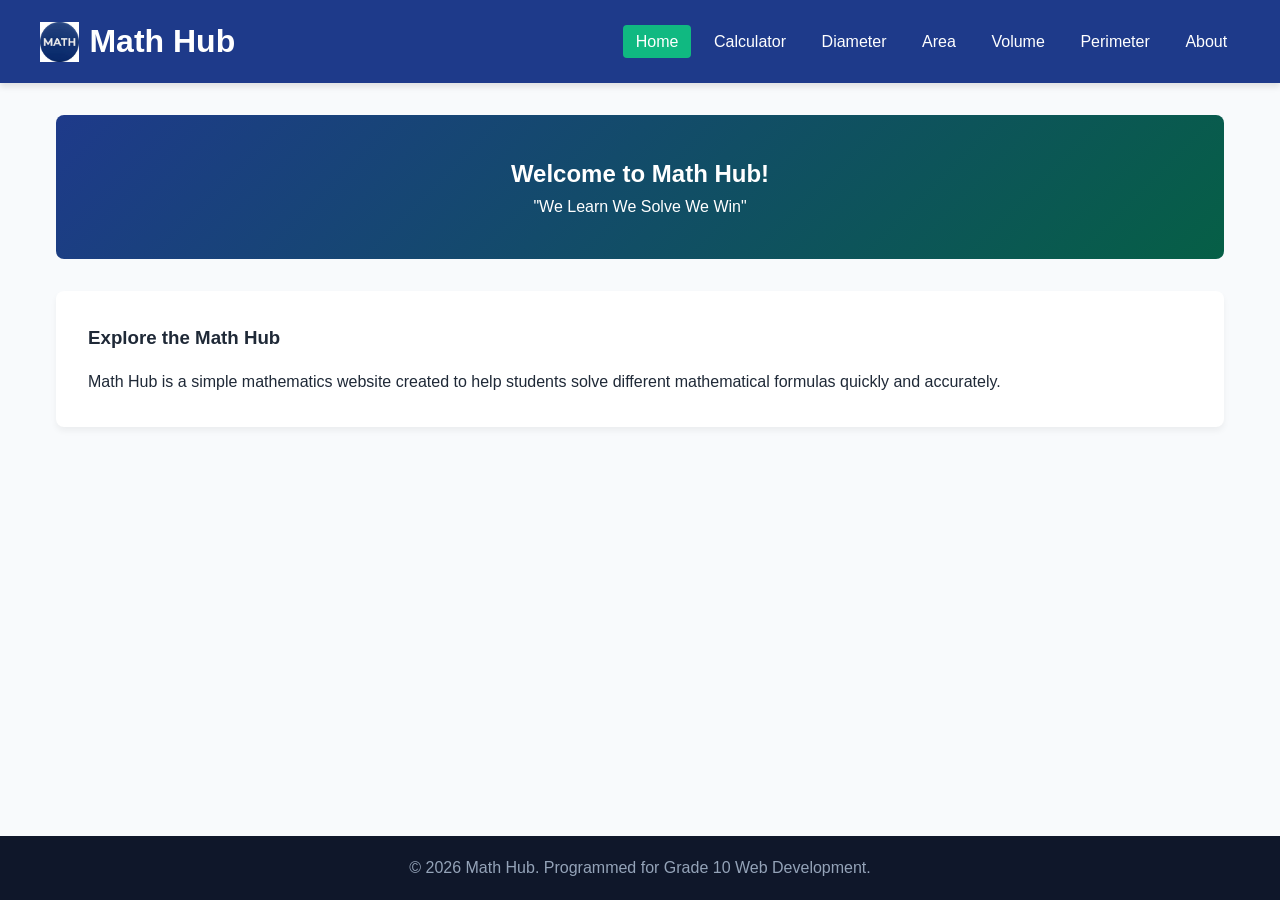
<file: index.html>
<!DOCTYPE html>
<html lang="en">
<head>
    <meta charset="UTF-8">
    <meta name="viewport" content="width=device-width, initial-scale=1.0">
    <title>Math Hub - Home</title>
    <link rel="stylesheet" href="style.css">
</head>
<body>
    <header>
        <div class="nav-container">
            <div class="logo-section">
                <img src="mathhh.jpg" alt="Math Hub Logo">
                <h1>Math Hub</h1>
            </div>
            <nav>
                <ul>
                    <li><a href="index.html" class="active">Home</a></li>
                    <li><a href="calculator.html">Calculator</a></li>
                    <li><a href="diameter.html">Diameter</a></li>
                    <li><a href="area.html">Area</a></li>
                    <li><a href="volume.html">Volume</a></li>
                    <li><a href="perimeter.html">Perimeter</a></li>
                    <li><a href="about.html">About</a></li>
                </ul>
            </nav>
        </div>
    </header>
    <main>
        <section class="banner">
            <h2>Welcome to Math Hub!</h2>
            <p>"We Learn We Solve We Win"</p>
        </section>
        <div style="background: white; padding: 2rem; border-radius: 8px; box-shadow: 0 4px 6px rgba(0,0,0,0.05);">
            <h3>Explore the Math Hub</h3>
            <p style="margin-top: 1rem;">Math Hub is a simple mathematics website created to help students solve different mathematical formulas quickly and accurately.</p>
        </div>
    </main>
    <footer><p>&copy; 2026 Math Hub. Programmed for Grade 10 Web Development.</p></footer>
</body>
</html>
</file>
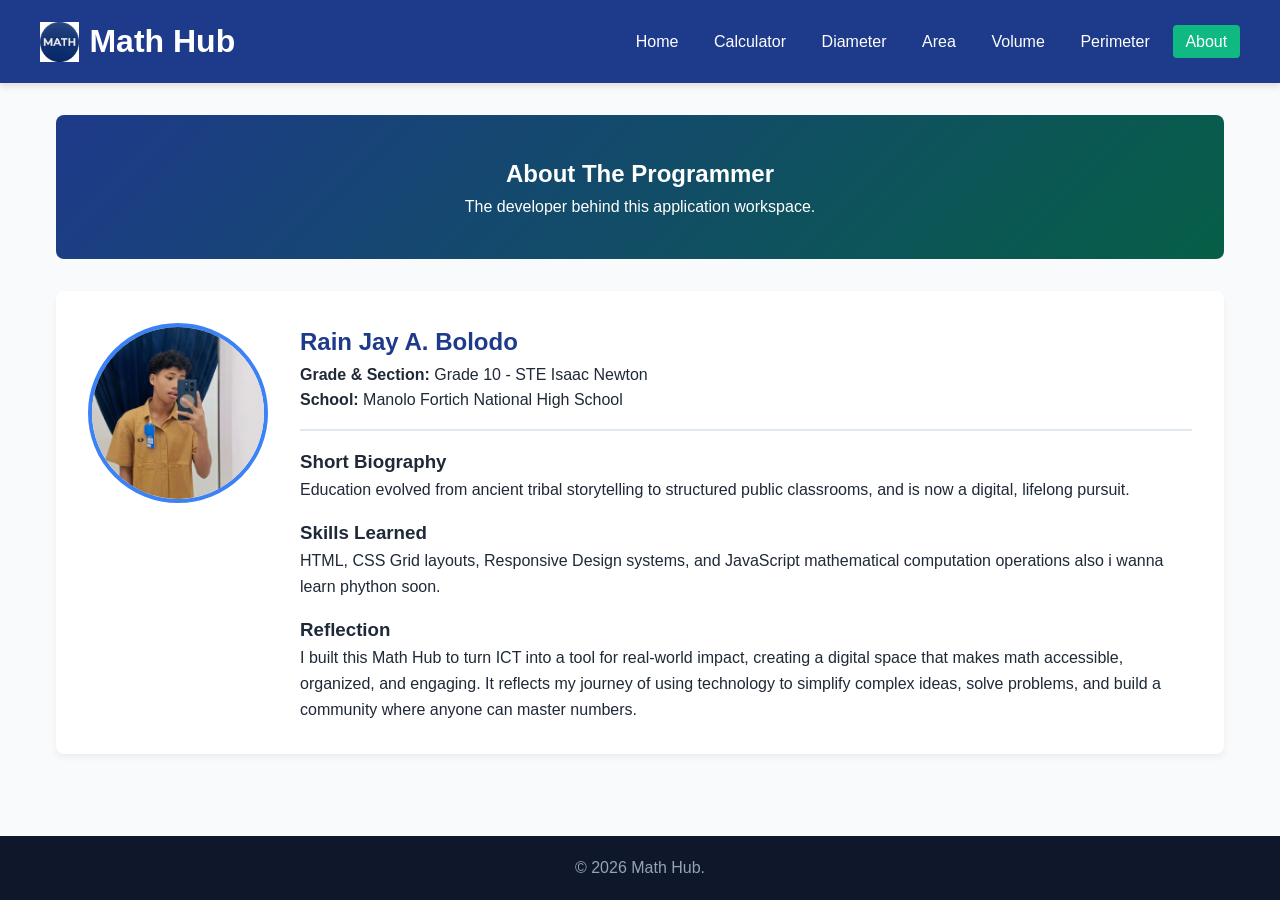
<file: about.html>
<!DOCTYPE html>
<html lang="en">
<head>
    <meta charset="UTF-8">
    <title>Math Hub - About</title>
    <link rel="stylesheet" href="style.css">
</head>
<body>
    <header>
        <div class="nav-container">
            <div class="logo-section"><img src="mathhh.jpg" alt="Logo"><h1>Math Hub</h1></div>
            <nav>
                <ul>
                    <li><a href="index.html">Home</a></li><li><a href="calculator.html">Calculator</a></li><li><a href="diameter.html">Diameter</a></li>
                    <li><a href="area.html">Area</a></li><li><a href="volume.html">Volume</a></li><li><a href="perimeter.html">Perimeter</a></li>
                    <li><a href="about.html" class="active">About</a></li>
                </ul>
            </nav>
        </div>
    </header>
    <main>
        <section class="banner"><h2>About The Programmer</h2><p>The developer behind this application workspace.</p></section>
        <div class="profile-container">
            <img src="polopic.jpg" alt="Programmer Picture" class="profile-img">
            <div style="flex: 1; min-width: 280px;">
                <h2 style="color: var(--primary-blue);">Rain Jay A. Bolodo</h2>
                <p><strong>Grade & Section:</strong> Grade 10 - STE Isaac Newton</p>
                <p><strong>School:</strong> Manolo Fortich National High School</p>
                <hr style="margin: 1rem 0; border: 1px solid #e2e8f0;">
                <h3>Short Biography</h3>
                <p>Education evolved from ancient tribal storytelling to structured public classrooms, and is now a digital, lifelong pursuit.</p>
                <h3 style="margin-top: 1rem;">Skills Learned</h3>
                <p>HTML, CSS Grid layouts, Responsive Design systems, and JavaScript mathematical computation operations also i wanna learn phython soon.</p>
                <h3 style="margin-top: 1rem;">Reflection</h3>
                <p>I built this Math Hub to turn ICT into a tool for real-world impact, creating a digital space that makes math accessible, organized, and engaging. It reflects my journey of using technology to simplify complex ideas, solve problems, and build a community where anyone can master numbers.</p>
            </div>
        </div>
    </main>
    <footer><p>&copy; 2026 Math Hub.</p></footer>
</body>
</html>
</file>
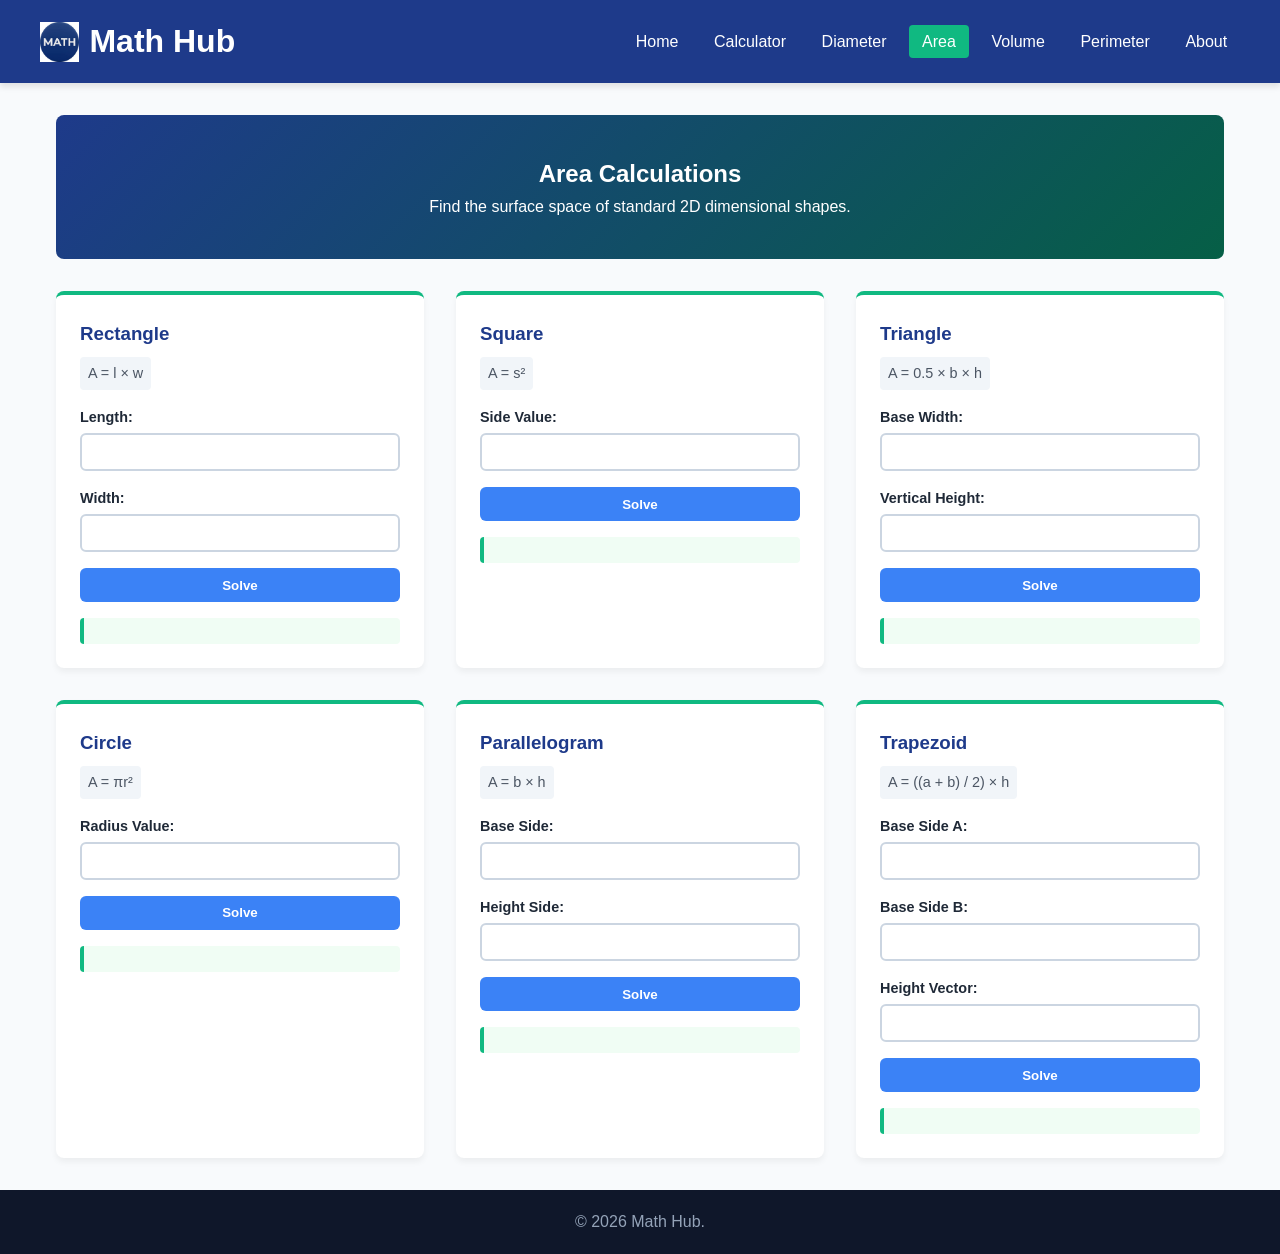
<file: area.html>
<!DOCTYPE html>
<html lang="en">
<head>
    <meta charset="UTF-8">
    <title>Math Hub - Area</title>
    <link rel="stylesheet" href="style.css">
</head>
<body>
    <header>
        <div class="nav-container">
            <div class="logo-section"><img src="mathhh.jpg" alt="Logo"><h1>Math Hub</h1></div>
            <nav>
                <ul>
                    <li><a href="index.html">Home</a></li><li><a href="calculator.html">Calculator</a></li><li><a href="diameter.html">Diameter</a></li>
                    <li><a href="area.html" class="active">Area</a></li><li><a href="volume.html">Volume</a></li><li><a href="perimeter.html">Perimeter</a></li><li><a href="about.html">About</a></li>
                </ul>
            </nav>
        </div>
    </header>
    <main>
        <section class="banner"><h2>Area Calculations</h2><p>Find the surface space of standard 2D dimensional shapes.</p></section>
        <div class="calc-grid">
            <div class="calc-card">
                <h3>Rectangle</h3><div class="formula-text">A = l &times; w</div>
                <div class="form-group"><label>Length:</label><input type="number" id="rect-l"></div>
                <div class="form-group"><label>Width:</label><input type="number" id="rect-w"></div>
                <button onclick="calcAreaRectangle()">Solve</button><div class="output-box" id="rect-out"></div>
            </div>
            <div class="calc-card">
                <h3>Square</h3><div class="formula-text">A = s²</div>
                <div class="form-group"><label>Side Value:</label><input type="number" id="sq-s"></div>
                <button onclick="calcAreaSquare()">Solve</button><div class="output-box" id="sq-out"></div>
            </div>
            <div class="calc-card">
                <h3>Triangle</h3><div class="formula-text">A = 0.5 &times; b &times; h</div>
                <div class="form-group"><label>Base Width:</label><input type="number" id="tri-b"></div>
                <div class="form-group"><label>Vertical Height:</label><input type="number" id="tri-h"></div>
                <button onclick="calcAreaTriangle()">Solve</button><div class="output-box" id="tri-out"></div>
            </div>
            <div class="calc-card">
                <h3>Circle</h3><div class="formula-text">A = &pi;r²</div>
                <div class="form-group"><label>Radius Value:</label><input type="number" id="circ-r"></div>
                <button onclick="calcAreaCircle()">Solve</button><div class="output-box" id="circ-out"></div>
            </div>
            <div class="calc-card">
                <h3>Parallelogram</h3><div class="formula-text">A = b &times; h</div>
                <div class="form-group"><label>Base Side:</label><input type="number" id="para-b"></div>
                <div class="form-group"><label>Height Side:</label><input type="number" id="para-h"></div>
                <button onclick="calcAreaParallelogram()">Solve</button><div class="output-box" id="para-out"></div>
            </div>
            <div class="calc-card">
                <h3>Trapezoid</h3><div class="formula-text">A = ((a + b) / 2) &times; h</div>
                <div class="form-group"><label>Base Side A:</label><input type="number" id="trap-a"></div>
                <div class="form-group"><label>Base Side B:</label><input type="number" id="trap-b"></div>
                <div class="form-group"><label>Height Vector:</label><input type="number" id="trap-h"></div>
                <button onclick="calcAreaTrapezoid()">Solve</button><div class="output-box" id="trap-out"></div>
            </div>
        </div>
    </main>
    <script src="javascript.js"></script>
    <footer><p>&copy; 2026 Math Hub.</p></footer>
</body>
</html>
</file>
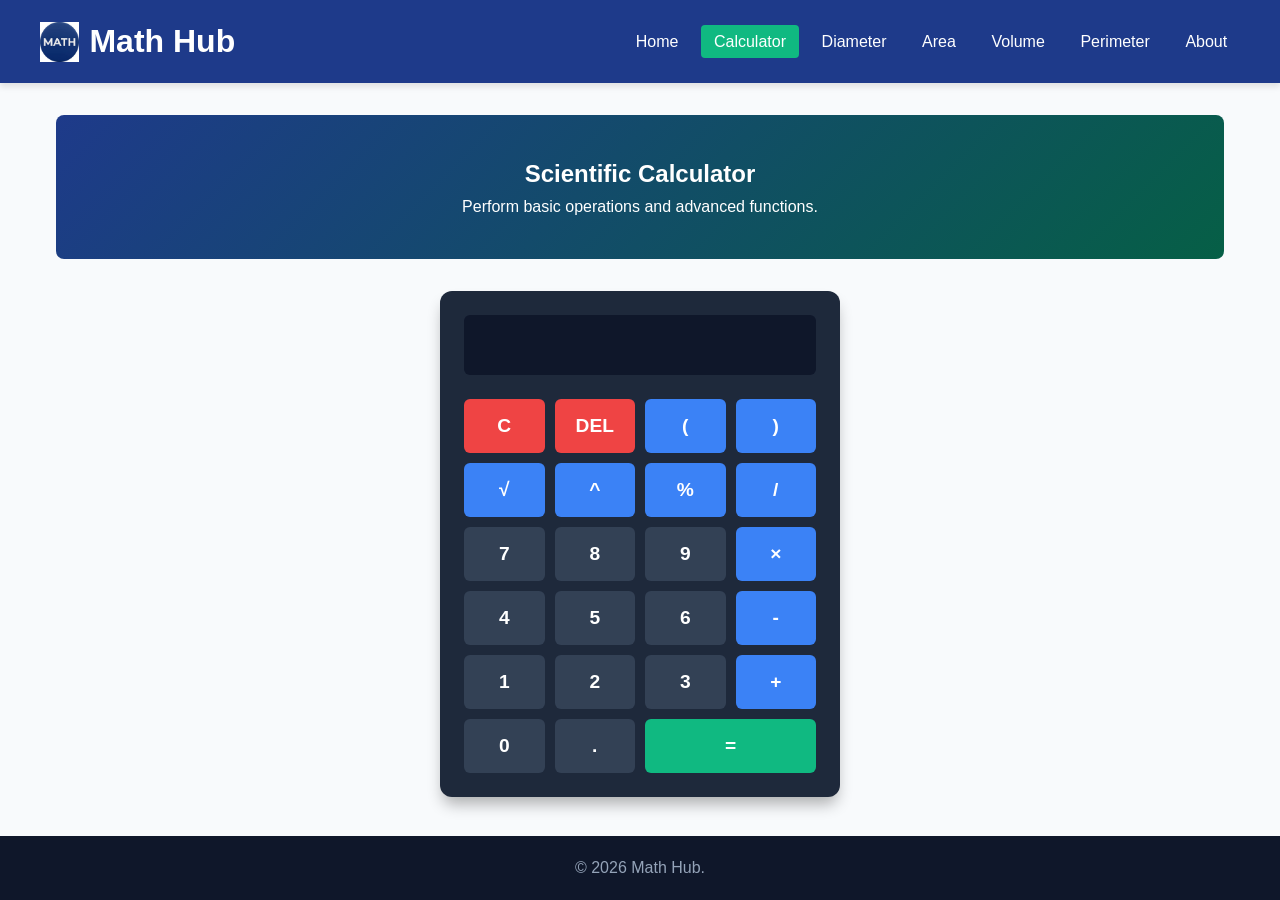
<file: calculator.html>
<!DOCTYPE html>
<html lang="en">
<head>
    <meta charset="UTF-8">
    <meta name="viewport" content="width=device-width, initial-scale=1.0">
    <title>Math Hub - Calculator</title>
    <link rel="stylesheet" href="style.css">
</head>
<body>
    <header>
        <div class="nav-container">
            <div class="logo-section"><img src="mathhh.jpg" alt="Logo"><h1>Math Hub</h1></div>
            <nav>
                <ul>
                    <li><a href="index.html">Home</a></li>
                    <li><a href="calculator.html" class="active">Calculator</a></li>
                    <li><a href="diameter.html">Diameter</a></li>
                    <li><a href="area.html">Area</a></li>
                    <li><a href="volume.html">Volume</a></li>
                    <li><a href="perimeter.html">Perimeter</a></li>
                    <li><a href="about.html">About</a></li>
                </ul>
            </nav>
        </div>
    </header>
    <main>
        <section class="banner"><h2>Scientific Calculator</h2><p>Perform basic operations and advanced functions.</p></section>
        <div class="scicalc-container">
            <input type="text" id="sci-display" readonly>
            <div class="sci-buttons">
                <button class="action" onclick="clearDisplay()">C</button>
                <button class="action" onclick="deleteLast()">DEL</button>
                <button class="operator" onclick="appendValue('(')">(</button>
                <button class="operator" onclick="appendValue(')')">)</button>
                <button class="operator" onclick="appendValue('sqrt(')">&radic;</button>
                <button class="operator" onclick="appendValue('^')">^</button>
                <button class="operator" onclick="appendValue('%')">%</button>
                <button class="operator" onclick="appendValue('/')">/</button>
                <button onclick="appendValue('7')">7</button><button onclick="appendValue('8')">8</button><button onclick="appendValue('9')">9</button>
                <button class="operator" onclick="appendValue('*')">&times;</button>
                <button onclick="appendValue('4')">4</button><button onclick="appendValue('5')">5</button><button onclick="appendValue('6')">6</button>
                <button class="operator" onclick="appendValue('-')">-</button>
                <button onclick="appendValue('1')">1</button><button onclick="appendValue('2')">2</button><button onclick="appendValue('3')">3</button>
                <button class="operator" onclick="appendValue('+')">+</button>
                <button onclick="appendValue('0')">0</button><button onclick="appendValue('.')">.</button>
                <button class="equal" style="grid-column: span 2;" onclick="calculateResult()">=</button>
            </div>
        </div>
    </main>
    <script src="javascript.js"></script>
    <footer><p>&copy; 2026 Math Hub.</p></footer>
</body>
</html>
</file>
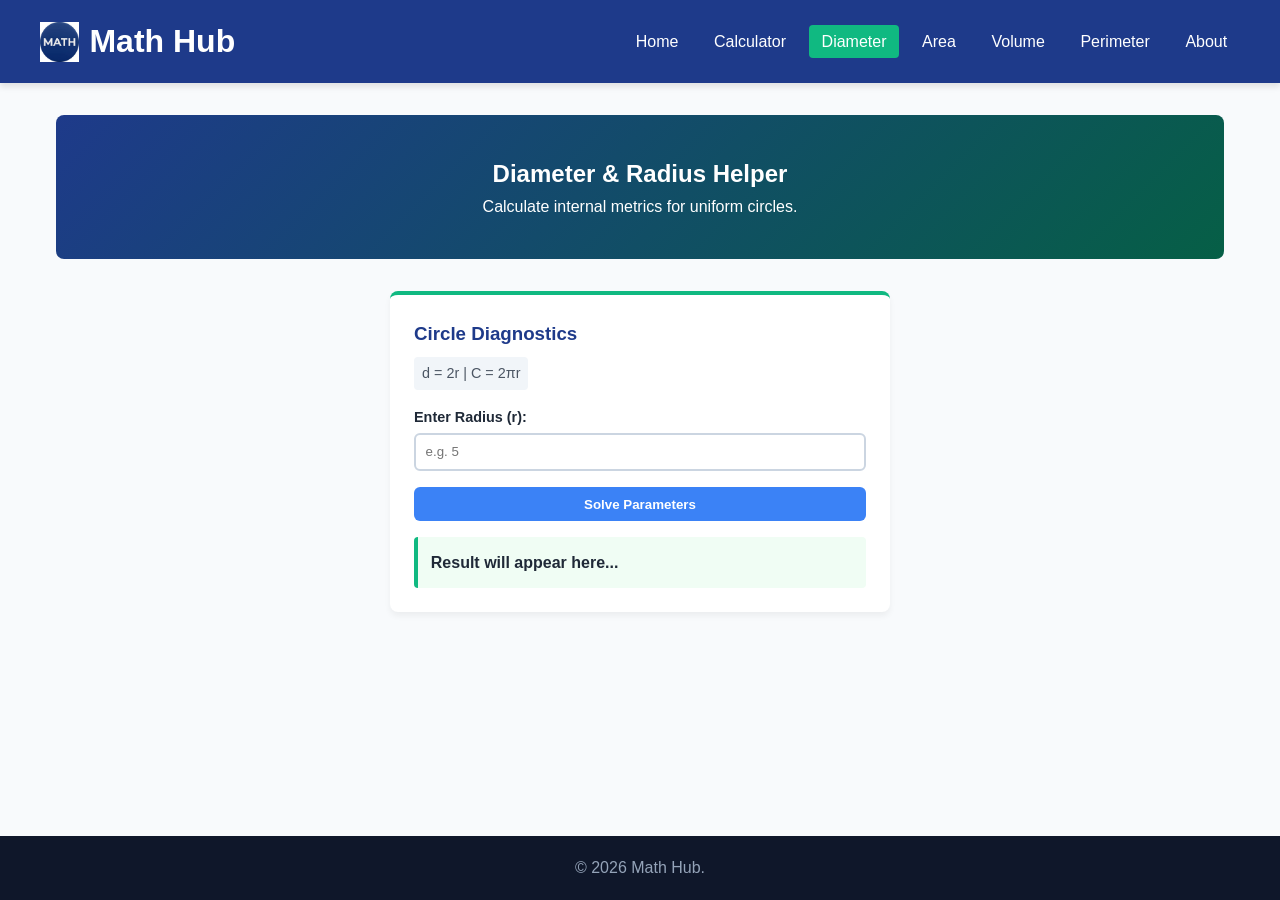
<file: diameter.html>
<!DOCTYPE html>
<html lang="en">
<head>
    <meta charset="UTF-8">
    <title>Math Hub - Diameter</title>
    <link rel="stylesheet" href="style.css">
</head>
<body>
    <header>
        <div class="nav-container">
            <div class="logo-section"><img src="mathhh.jpg" alt="Logo"><h1>Math Hub</h1></div>
            <nav>
                <ul>
                    <li><a href="index.html">Home</a></li>
                    <li><a href="calculator.html">Calculator</a></li>
                    <li><a href="diameter.html" class="active">Diameter</a></li>
                    <li><a href="area.html">Area</a></li>
                    <li><a href="volume.html">Volume</a></li>
                    <li><a href="perimeter.html">Perimeter</a></li>
                    <li><a href="about.html">About</a></li>
                </ul>
            </nav>
        </div>
    </header>
    <main>
        <section class="banner"><h2>Diameter & Radius Helper</h2><p>Calculate internal metrics for uniform circles.</p></section>
        <div class="calc-grid" style="max-width:500px; margin: 0 auto;">
            <div class="calc-card">
                <h3>Circle Diagnostics</h3>
                <div class="formula-text">d = 2r | C = 2&pi;r</div>
                <div class="form-group">
                    <label>Enter Radius (r):</label>
                    <input type="number" id="dia-radius" placeholder="e.g. 5">
                </div>
                <button onclick="calcDiameter()">Solve Parameters</button>
                <div class="output-box" id="dia-out">Result will appear here...</div>
            </div>
        </div>
    </main>
    <script src="javascript.js"></script>
    <footer><p>&copy; 2026 Math Hub.</p></footer>
</body>
</html>
</file>
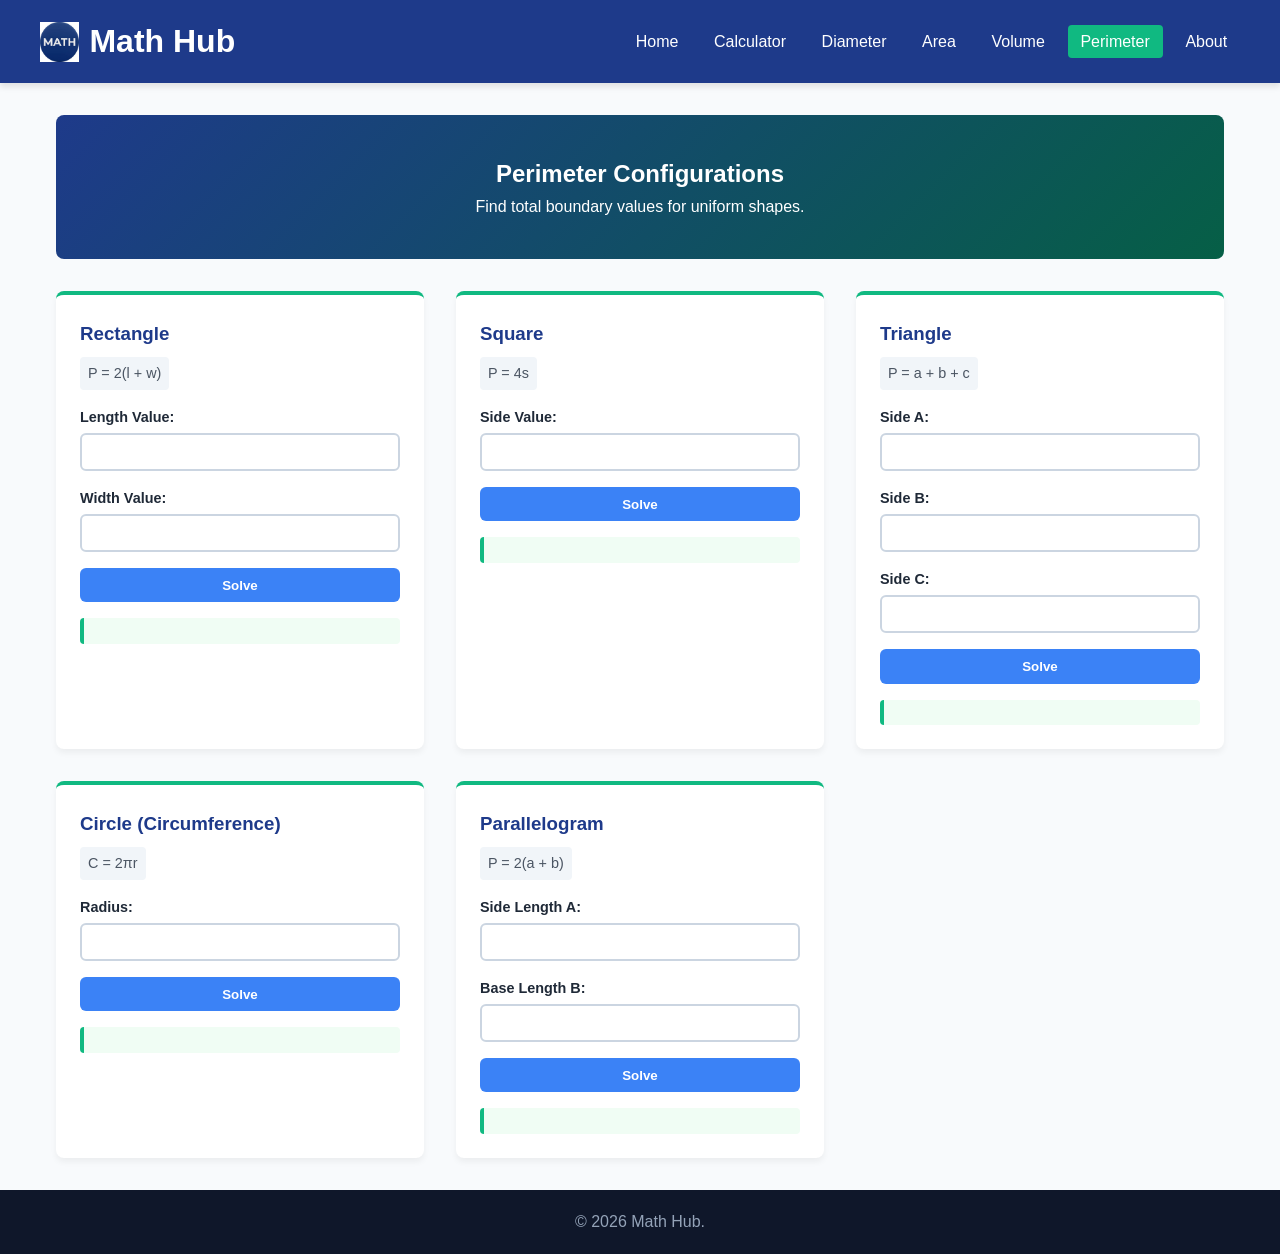
<file: perimeter.html>
<!DOCTYPE html>
<html lang="en">
<head>
    <meta charset="UTF-8">
    <title>Math Hub - Perimeter</title>
    <link rel="stylesheet" href="style.css">
</head>
<body>
    <header>
        <div class="nav-container">
            <div class="logo-section"><img src="mathhh.jpg" alt="Logo"><h1>Math Hub</h1></div>
            <nav>
                <ul>
                    <li><a href="index.html">Home</a></li><li><a href="calculator.html">Calculator</a></li><li><a href="diameter.html">Diameter</a></li>
                    <li><a href="area.html">Area</a></li><li><a href="volume.html">Volume</a></li><li><a href="perimeter.html" class="active">Perimeter</a></li><li><a href="about.html">About</a></li>
                </ul>
            </nav>
        </div>
    </header>
    <main>
        <section class="banner"><h2>Perimeter Configurations</h2><p>Find total boundary values for uniform shapes.</p></section>
        <div class="calc-grid">
            <div class="calc-card">
                <h3>Rectangle</h3><div class="formula-text">P = 2(l + w)</div>
                <div class="form-group"><label>Length Value:</label><input type="number" id="prect-l"></div>
                <div class="form-group"><label>Width Value:</label><input type="number" id="prect-w"></div>
                <button onclick="calcPeriRectangle()">Solve</button><div class="output-box" id="prect-out"></div>
            </div>
            <div class="calc-card">
                <h3>Square</h3><div class="formula-text">P = 4s</div>
                <div class="form-group"><label>Side Value:</label><input type="number" id="psq-s"></div>
                <button onclick="calcPeriSquare()">Solve</button><div class="output-box" id="psq-out"></div>
            </div>
            <div class="calc-card">
                <h3>Triangle</h3><div class="formula-text">P = a + b + c</div>
                <div class="form-group"><label>Side A:</label><input type="number" id="ptri-a"></div>
                <div class="form-group"><label>Side B:</label><input type="number" id="ptri-b"></div>
                <div class="form-group"><label>Side C:</label><input type="number" id="ptri-c"></div>
                <button onclick="calcPeriTriangle()">Solve</button><div class="output-box" id="ptri-out"></div>
            </div>
            <div class="calc-card">
                <h3>Circle (Circumference)</h3><div class="formula-text">C = 2&pi;r</div>
                <div class="form-group"><label>Radius:</label><input type="number" id="pcirc-r"></div>
                <button onclick="calcPeriCircle()">Solve</button><div class="output-box" id="pcirc-out"></div>
            </div>
            <div class="calc-card">
                <h3>Parallelogram</h3><div class="formula-text">P = 2(a + b)</div>
                <div class="form-group"><label>Side Length A:</label><input type="number" id="ppara-a"></div>
                <div class="form-group"><label>Base Length B:</label><input type="number" id="ppara-b"></div>
                <button onclick="calcPeriParallelogram()">Solve</button><div class="output-box" id="ppara-out"></div>
            </div>
        </div>
    </main>
    <script src="javascript.js"></script>
    <footer><p>&copy; 2026 Math Hub.</p></footer>
</body>
</html>
</file>
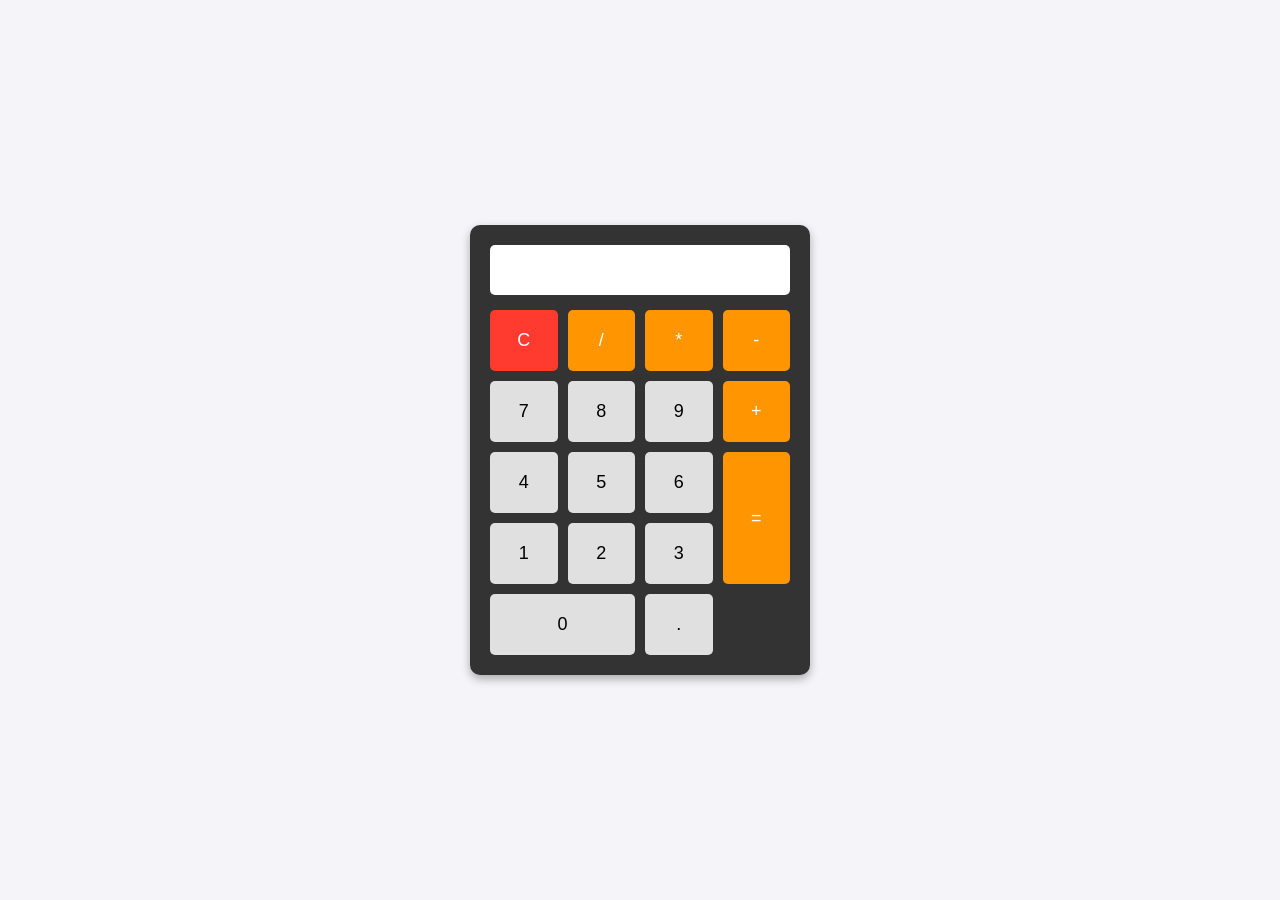
<file: project.html>
<!DOCTYPE html>
<html lang="en">
<head>
    <meta charset="UTF-8">
    <meta name="viewport" content="width=device-width, initial-scale=1.0">
    <title>JS Calculator</title>
    <style>
        body {
            display: flex;
            justify-content: center;
            align-items: center;
            height: 100vh;
            background-color: #f4f4f9;
            font-family: Arial, sans-serif;
            margin: 0;
        }
        .calculator {
            background-color: #333;
            padding: 20px;
            border-radius: 10px;
            box-shadow: 0px 4px 10px rgba(0,0,0,0.3);
            width: 300px;
        }
        #display {
            width: 100%;
            height: 50px;
            background-color: #fff;
            font-size: 24px;
            text-align: right;
            padding: 5px;
            box-sizing: border-box;
            margin-bottom: 15px;
            border: none;
            border-radius: 5px;
        }
        .buttons {
            display: grid;
            grid-template-columns: repeat(4, 1fr);
            gap: 10px;
        }
        button {
            padding: 20px;
            font-size: 18px;
            cursor: pointer;
            border: none;
            border-radius: 5px;
            background-color: #e0e0e0;
            transition: 0.2s;
        }
        button:hover { background-color: #d4d4d4; }
        button.operator { background-color: #ff9500; color: white; }
        button.operator:hover { background-color: #e08500; }
        button.clear { background-color: #ff3b30; color: white; }
        button.clear:hover { background-color: #d32f2f; }
    </style>
</head>
<body>

    <div class="calculator">
        <!-- Display Screen -->
        <input type="text" id="display" readonly>
        
        <!-- Buttons -->
        <div class="buttons">
            <button class="clear" onclick="clearDisplay()">C</button>
            <button onclick="appendValue('/')" class="operator">/</button>
            <button onclick="appendValue('*')" class="operator">*</button>
            <button onclick="appendValue('-')" class="operator">-</button>
            
            <button onclick="appendValue('7')">7</button>
            <button onclick="appendValue('8')">8</button>
            <button onclick="appendValue('9')">9</button>
            <button onclick="appendValue('+')" class="operator">+</button>
            
            <button onclick="appendValue('4')">4</button>
            <button onclick="appendValue('5')">5</button>
            <button onclick="appendValue('6')">6</button>
            <button onclick="calculate()" class="operator" style="grid-row: span 2; height: 100%;">=</button>
            
            <button onclick="appendValue('1')">1</button>
            <button onclick="appendValue('2')">2</button>
            <button onclick="appendValue('3')">3</button>
            
            <button onclick="appendValue('0')" style="grid-column: span 2;">0</button>
            <button onclick="appendValue('.')">.</button>
        </div>
    </div>

    <!-- Link to our JavaScript logic file -->
    <script src="javascript.js"></script>
</body>
</html>
</file>
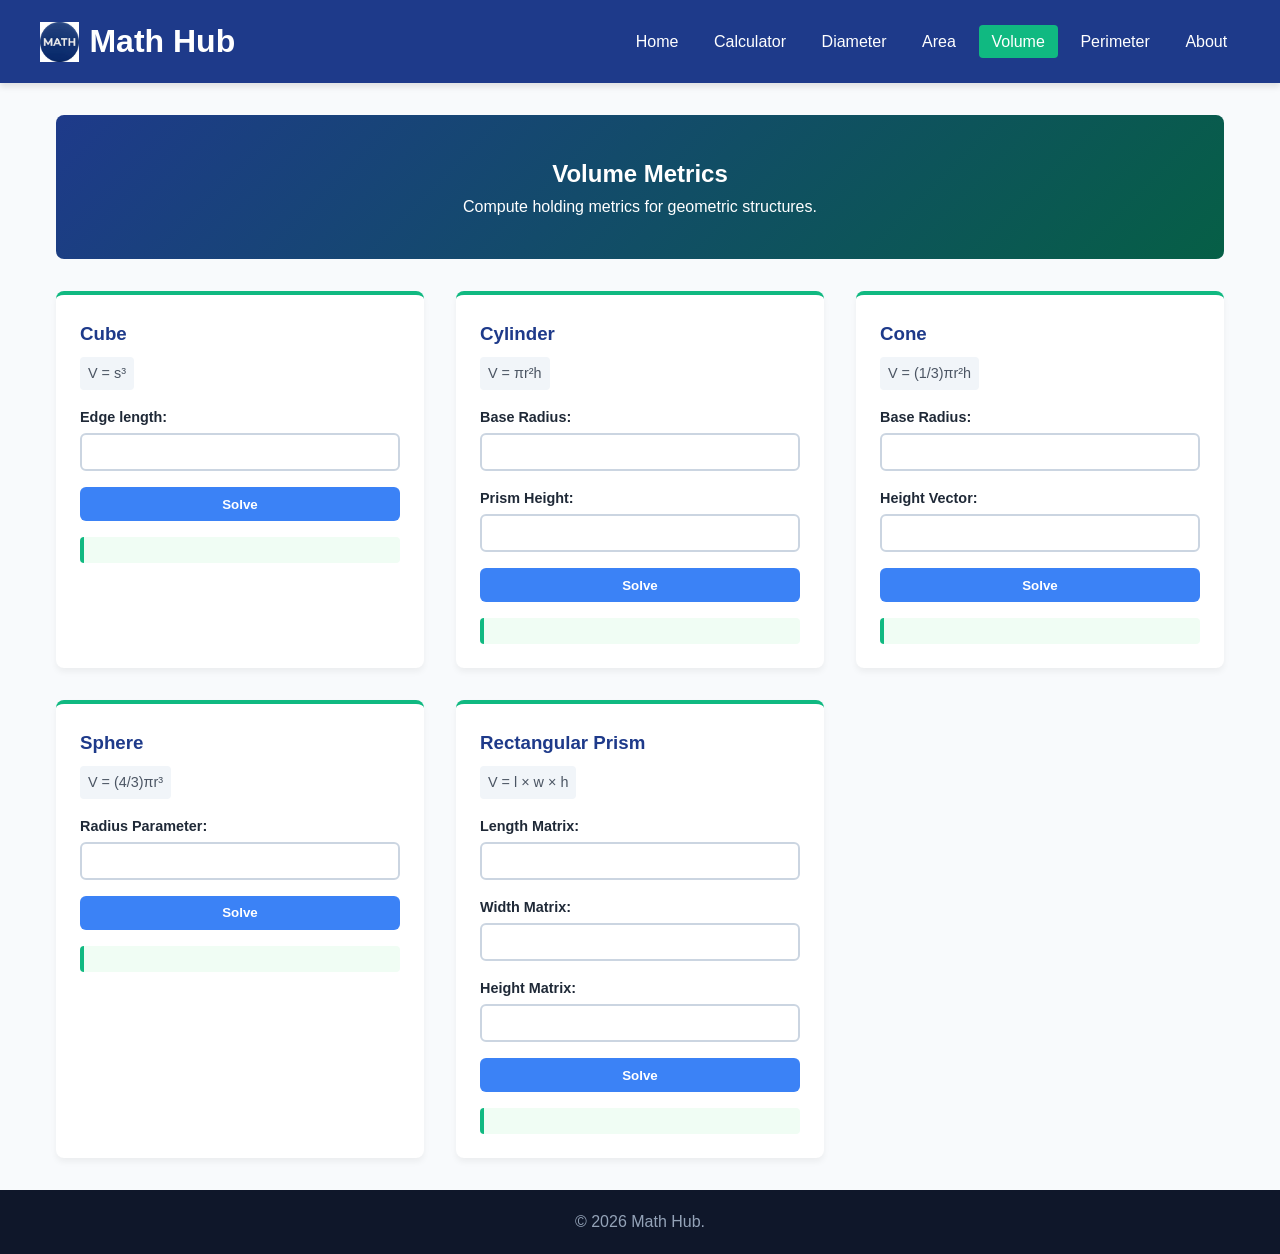
<file: volume.html>
<!DOCTYPE html>
<html lang="en">
<head>
    <meta charset="UTF-8">
    <title>Math Hub - Volume</title>
    <link rel="stylesheet" href="style.css">
</head>
<body>
    <header>
        <div class="nav-container">
            <div class="logo-section"><img src="mathhh.jpg" alt="Logo"><h1>Math Hub</h1></div>
            <nav>
                <ul>
                    <li><a href="index.html">Home</a></li><li><a href="calculator.html">Calculator</a></li><li><a href="diameter.html">Diameter</a></li>
                    <li><a href="area.html">Area</a></li><li><a href="volume.html" class="active">Volume</a></li><li><a href="perimeter.html">Perimeter</a></li><li><a href="about.html">About</a></li>
                </ul>
            </nav>
        </div>
    </header>
    <main>
        <section class="banner"><h2>Volume Metrics</h2><p>Compute holding metrics for geometric structures.</p></section>
        <div class="calc-grid">
            <div class="calc-card">
                <h3>Cube</h3><div class="formula-text">V = s³</div>
                <div class="form-group"><label>Edge length:</label><input type="number" id="vcube-s"></div>
                <button onclick="calcVolCube()">Solve</button><div class="output-box" id="vcube-out"></div>
            </div>
            <div class="calc-card">
                <h3>Cylinder</h3><div class="formula-text">V = &pi;r²h</div>
                <div class="form-group"><label>Base Radius:</label><input type="number" id="vcyl-r"></div>
                <div class="form-group"><label>Prism Height:</label><input type="number" id="vcyl-h"></div>
                <button onclick="calcVolCylinder()">Solve</button><div class="output-box" id="vcyl-out"></div>
            </div>
            <div class="calc-card">
                <h3>Cone</h3><div class="formula-text">V = (1/3)&pi;r²h</div>
                <div class="form-group"><label>Base Radius:</label><input type="number" id="vcone-r"></div>
                <div class="form-group"><label>Height Vector:</label><input type="number" id="vcone-h"></div>
                <button onclick="calcVolCone()">Solve</button><div class="output-box" id="vcone-out"></div>
            </div>
            <div class="calc-card">
                <h3>Sphere</h3><div class="formula-text">V = (4/3)&pi;r³</div>
                <div class="form-group"><label>Radius Parameter:</label><input type="number" id="vsph-r"></div>
                <button onclick="calcVolSphere()">Solve</button><div class="output-box" id="vsph-out"></div>
            </div>
            <div class="calc-card">
                <h3>Rectangular Prism</h3><div class="formula-text">V = l &times; w &times; h</div>
                <div class="form-group"><label>Length Matrix:</label><input type="number" id="vprism-l"></div>
                <div class="form-group"><label>Width Matrix:</label><input type="number" id="vprism-w"></div>
                <div class="form-group"><label>Height Matrix:</label><input type="number" id="vprism-h"></div>
                <button onclick="calcVolPrism()">Solve</button><div class="output-box" id="vprism-out"></div>
            </div>
        </div>
    </main>
    <script src="javascript.js"></script>
    <footer><p>&copy; 2026 Math Hub.</p></footer>
</body>
</html>
</file>
<file: style.css>
/* Reset and Theme Customization */
* {
    margin: 0;
    padding: 0;
    box-sizing: border-box;
    font-family: 'Segoe UI', Tahoma, Geneva, Verdana, sans-serif;
}

:root {
    --primary-blue: #1e3a8a;
    --secondary-blue: #3b82f6;
    --accent-green: #10b981;
    --dark-green: #065f46;
    --light-bg: #f0fdf4;
    --text-dark: #1f2937;
    --text-light: #ffffff;
}

body {
    background-color: #f8fafc;
    color: var(--text-dark);
    line-height: 1.6;
    display: flex;
    flex-direction: column;
    min-height: 100vh;
}

/* Navigation Header */
header {
    background-color: var(--primary-blue);
    color: var(--text-light);
    padding: 1rem 2rem;
    box-shadow: 0 4px 6px rgba(0, 0, 0, 0.1);
}

.nav-container {
    display: flex;
    justify-content: space-between;
    align-items: center;
    max-width: 1200px;
    margin: 0 auto;
    flex-wrap: wrap;
}

.logo-section {
    display: flex;
    align-items: center;
    gap: 10px;
}

.logo-section img {
    height: 40px;
    width: auto;
}

nav ul {
    display: flex;
    list-style: none;
    gap: 10px;
    flex-wrap: wrap;
}

nav a {
    color: var(--text-light);
    text-decoration: none;
    font-weight: 500;
    padding: 0.5rem 0.8rem;
    border-radius: 4px;
    transition: background 0.3s;
}

nav a:hover, nav a.active {
    background-color: var(--accent-green);
}

/* Core Container */
main {
    flex: 1;
    max-width: 1200px;
    width: 100%;
    margin: 2rem auto;
    padding: 0 1rem;
}

.banner {
    background: linear-gradient(135deg, var(--primary-blue), var(--dark-green));
    color: var(--text-light);
    padding: 2.5rem 2rem;
    border-radius: 8px;
    text-align: center;
    margin-bottom: 2rem;
}

/* Responsive Math Grid Configurations */
.calc-grid {
    display: grid;
    grid-template-columns: repeat(auto-fit, minmax(320px, 1fr));
    gap: 2rem;
}

.calc-card {
    background: white;
    padding: 1.5rem;
    border-radius: 8px;
    border-top: 4px solid var(--accent-green);
    box-shadow: 0 4px 6px rgba(0,0,0,0.05);
}

.calc-card h3 {
    margin-bottom: 0.5rem;
    color: var(--primary-blue);
}

.formula-text {
    font-size: 0.9rem;
    color: #4b5563;
    background: #f1f5f9;
    padding: 0.3rem 0.5rem;
    border-radius: 4px;
    display: inline-block;
    margin-bottom: 1rem;
}

.form-group {
    margin-bottom: 1rem;
}

.form-group label {
    display: block;
    margin-bottom: 0.25rem;
    font-weight: 600;
    font-size: 0.9rem;
}

.form-group input {
    width: 100%;
    padding: 0.6rem;
    border: 2px solid #cbd5e1;
    border-radius: 6px;
    outline: none;
}

.form-group input:focus {
    border-color: var(--secondary-blue);
}

button {
    background-color: var(--secondary-blue);
    color: white;
    border: none;
    padding: 0.6rem 1.2rem;
    font-weight: 600;
    border-radius: 6px;
    cursor: pointer;
    width: 100%;
    transition: background 0.2s;
}

button:hover {
    background-color: var(--primary-blue);
}

.output-box {
    margin-top: 1rem;
    padding: 0.8rem;
    background-color: var(--light-bg);
    border-left: 4px solid var(--accent-green);
    border-radius: 4px;
    font-weight: 600;
}

/* Scientific Calculator Layout Layout */
.scicalc-container {
    max-width: 400px;
    margin: 0 auto;
    background: #1e293b;
    padding: 1.5rem;
    border-radius: 12px;
    box-shadow: 0 10px 15px -3px rgba(0,0,0,0.3);
}

#sci-display {
    width: 100%;
    height: 60px;
    background: #0f172a;
    border: none;
    color: #10b981;
    font-size: 1.5rem;
    text-align: right;
    padding: 0.5rem 1rem;
    border-radius: 6px;
    margin-bottom: 1.5rem;
}

.sci-buttons {
    display: grid;
    grid-template-columns: repeat(4, 1fr);
    gap: 10px;
}

.sci-buttons button {
    background: #334155;
    padding: 1rem;
    font-size: 1.2rem;
}

.sci-buttons button.operator {
    background: var(--secondary-blue);
}

.sci-buttons button.action {
    background: #ef4444;
}

.sci-buttons button.equal {
    background: var(--accent-green);
}

/* About Layout */
.profile-container {
    display: flex;
    gap: 2rem;
    background: white;
    padding: 2rem;
    border-radius: 8px;
    box-shadow: 0 4px 6px rgba(0,0,0,0.05);
    flex-wrap: wrap;
}

.profile-img {
    width: 180px;
    height: 180px;
    border-radius: 50%;
    object-fit: cover;
    border: 4px solid var(--secondary-blue);
}

footer {
    background-color: #0f172a;
    color: #94a3b8;
    text-align: center;
    padding: 1.2rem;
    margin-top: auto;
}

/* Responsive Breakpoint */
@media (max-width: 768px) {
    .nav-container { flex-direction: column; gap: 1rem; }
    nav ul { justify-content: center; }
    .profile-container { flex-direction: column; align-items: center; text-align: center; }
}
</file>
